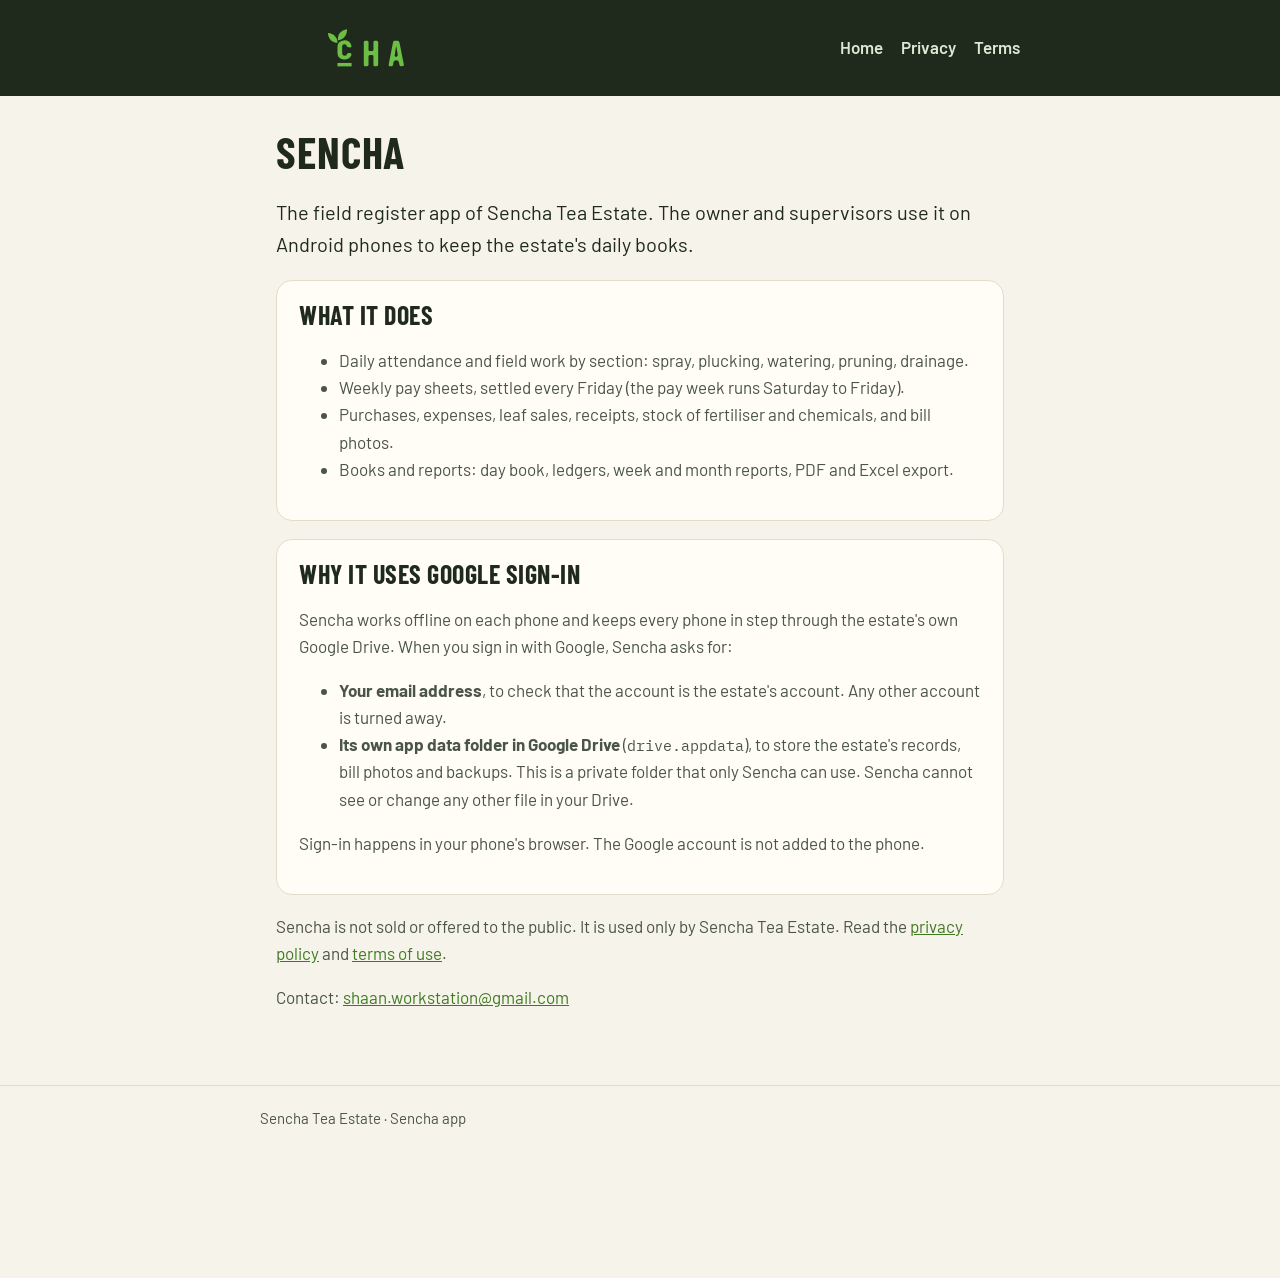
<file: index.html>
<!doctype html>
<html lang="en">
<head>
<meta charset="utf-8">
<meta name="viewport" content="width=device-width, initial-scale=1">
<title>Sencha</title>
<meta name="google-site-verification" content="9DxcumXgdfTXw1uUxLjioftUKMLhvxsNUiuNNFLSiEo" />
<meta http-equiv="refresh" content="0; url=sencha/">
</head>
<body style="background:#F6F3EA;color:#1F2A1C;font-family:system-ui,sans-serif;padding:16px">
<p><a href="sencha/">Sencha · Tea Estate Register</a></p>
</body>
</html>
</file>
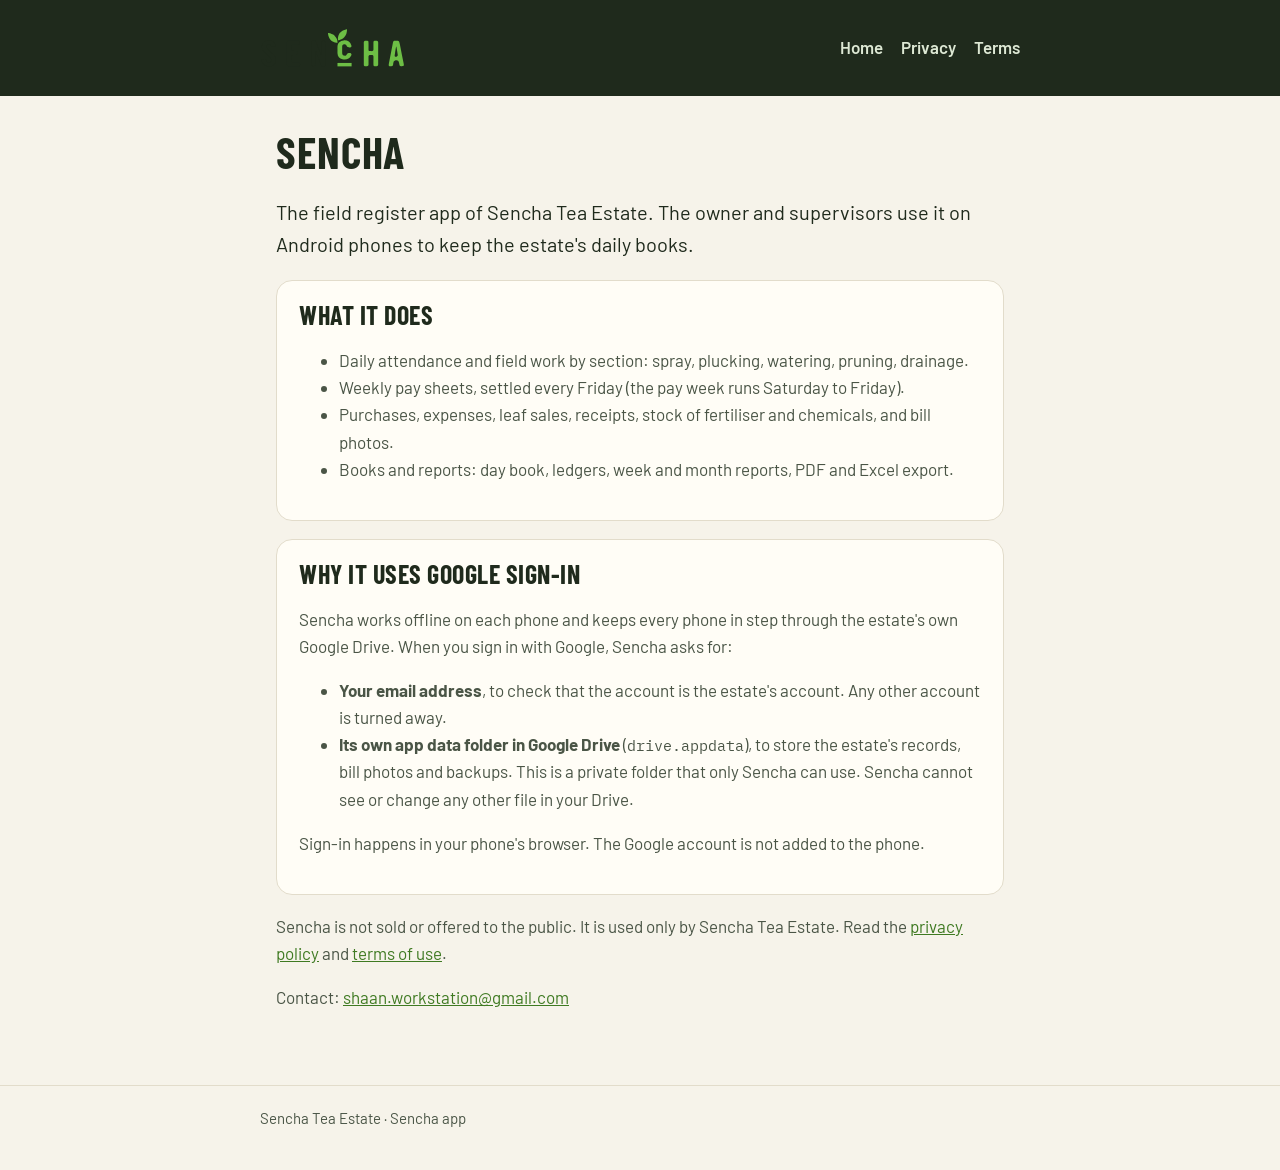
<file: sencha/index.html>
<!doctype html>
<html lang="en">
<head>
<meta charset="utf-8">
<meta name="viewport" content="width=device-width, initial-scale=1">
<title>Sencha · Tea Estate Register</title>
<meta name="description" content="Sencha is the private field register app of Sencha Tea Estate: attendance, field work, weekly pay, stock and accounts.">
<link rel="icon" href="icon.png">
<link rel="preconnect" href="https://fonts.googleapis.com">
<link href="https://fonts.googleapis.com/css2?family=Barlow:wght@400;600&family=Barlow+Condensed:wght@700&family=IBM+Plex+Mono&display=swap" rel="stylesheet">
<link rel="stylesheet" href="style.css">
</head>
<body>
<header><div class="wrap">
  <img src="logo.svg" alt="Sencha">
  <nav><a href="./">Home</a><a href="privacy.html">Privacy</a><a href="terms.html">Terms</a></nav>
</div></header>
<main class="wrap">
  <h1>Sencha</h1>
  <p class="lead">The field register app of Sencha Tea Estate. The owner and supervisors use it on Android phones to keep the estate's daily books.</p>

  <div class="card">
    <h2 style="margin-top:0">What it does</h2>
    <ul>
      <li>Daily attendance and field work by section: spray, plucking, watering, pruning, drainage.</li>
      <li>Weekly pay sheets, settled every Friday (the pay week runs Saturday to Friday).</li>
      <li>Purchases, expenses, leaf sales, receipts, stock of fertiliser and chemicals, and bill photos.</li>
      <li>Books and reports: day book, ledgers, week and month reports, PDF and Excel export.</li>
    </ul>
  </div>

  <div class="card">
    <h2 style="margin-top:0">Why it uses Google sign-in</h2>
    <p>Sencha works offline on each phone and keeps every phone in step through the estate's own Google Drive. When you sign in with Google, Sencha asks for:</p>
    <ul>
      <li><b>Your email address</b>, to check that the account is the estate's account. Any other account is turned away.</li>
      <li><b>Its own app data folder in Google Drive</b> (<span class="mono">drive.appdata</span>), to store the estate's records, bill photos and backups. This is a private folder that only Sencha can use. Sencha cannot see or change any other file in your Drive.</li>
    </ul>
    <p>Sign-in happens in your phone's browser. The Google account is not added to the phone.</p>
  </div>

  <p>Sencha is not sold or offered to the public. It is used only by Sencha Tea Estate. Read the <a href="privacy.html">privacy policy</a> and <a href="terms.html">terms of use</a>.</p>
  <p>Contact: <a href="mailto:shaan.workstation@gmail.com">shaan.workstation@gmail.com</a></p>
</main>
<footer><div class="wrap">Sencha Tea Estate · Sencha app</div></footer>
</body>
</html>
</file>
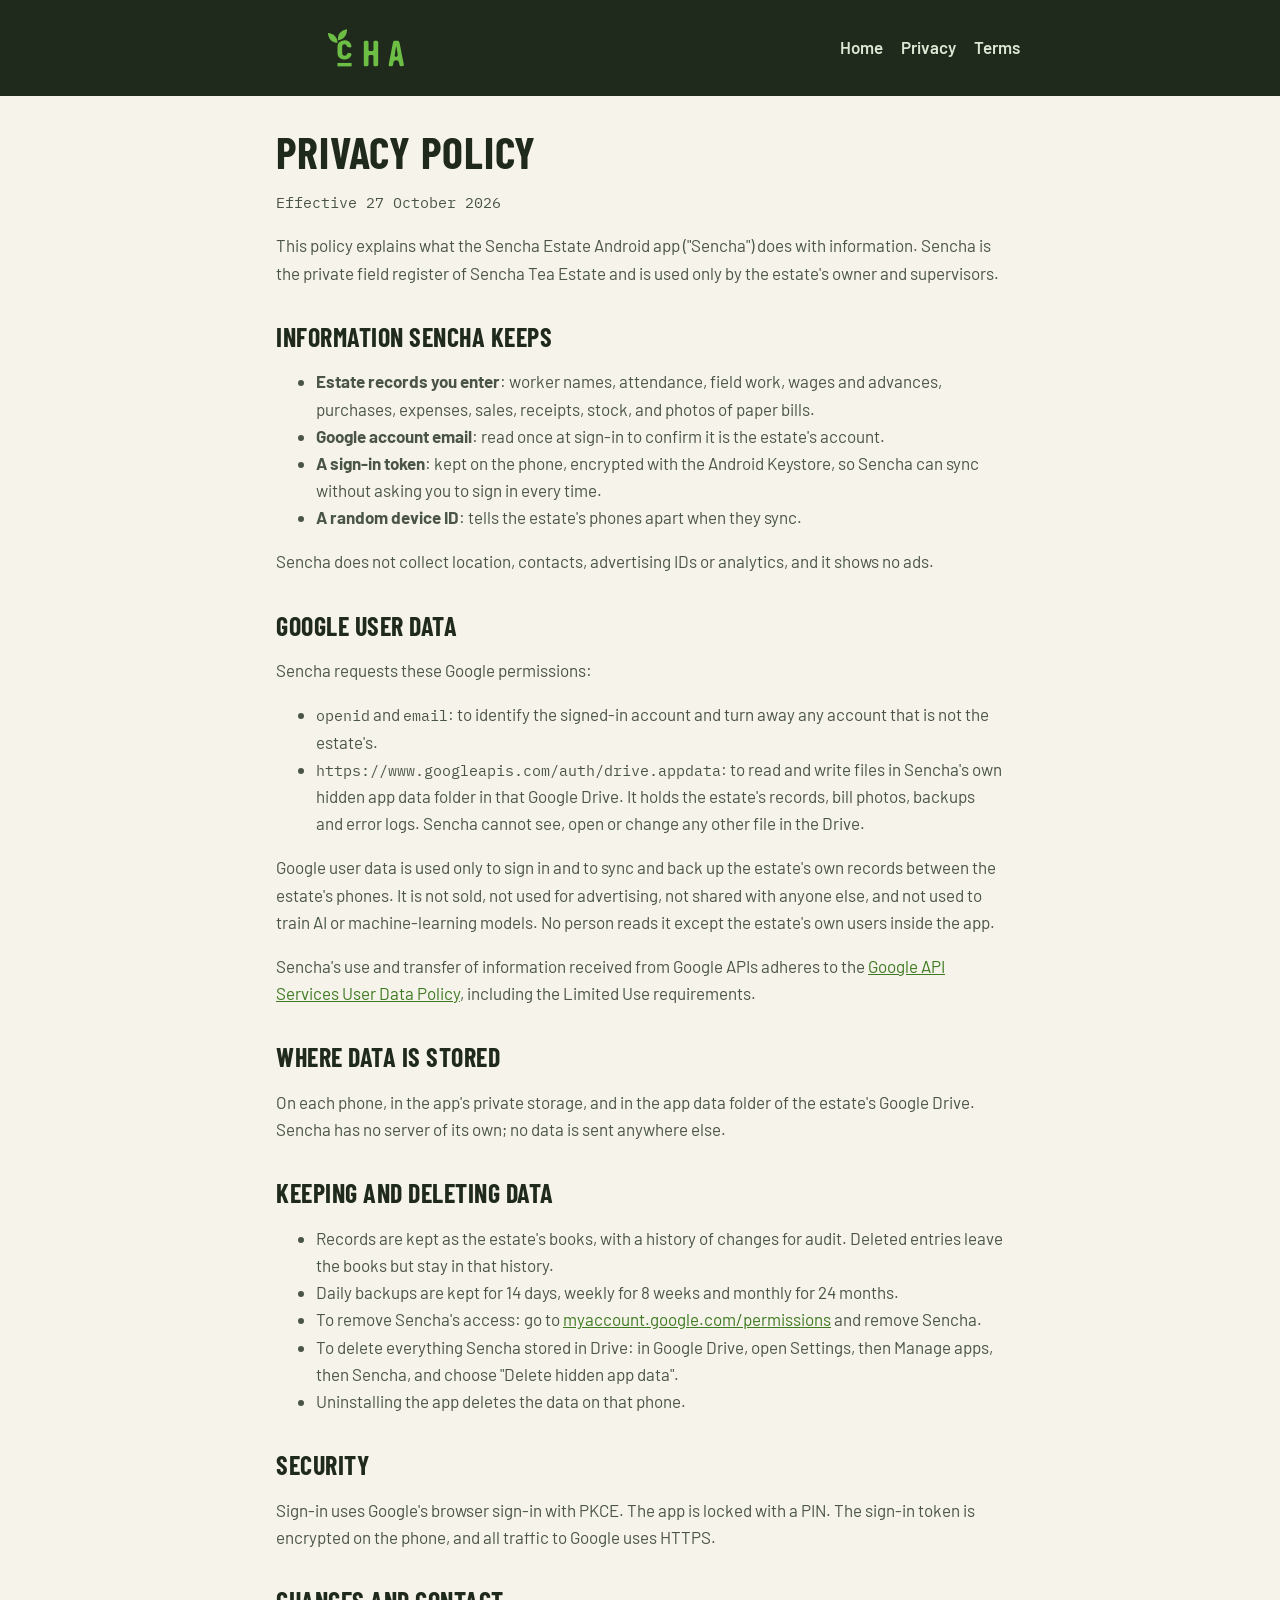
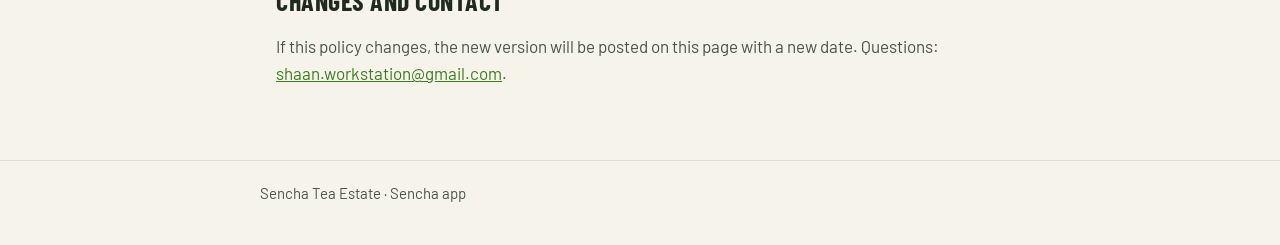
<file: sencha/privacy.html>
<!doctype html>
<html lang="en">
<head>
<meta charset="utf-8">
<meta name="viewport" content="width=device-width, initial-scale=1">
<title>Sencha · Privacy Policy</title>
<link rel="icon" href="icon.png">
<link rel="preconnect" href="https://fonts.googleapis.com">
<link href="https://fonts.googleapis.com/css2?family=Barlow:wght@400;600&family=Barlow+Condensed:wght@700&family=IBM+Plex+Mono&display=swap" rel="stylesheet">
<link rel="stylesheet" href="style.css">
</head>
<body>
<header><div class="wrap">
  <img src="logo.svg" alt="Sencha">
  <nav><a href="./">Home</a><a href="privacy.html">Privacy</a><a href="terms.html">Terms</a></nav>
</div></header>
<main class="wrap">
  <h1>Privacy policy</h1>
  <p class="mono">Effective 27 October 2026</p>
  <p>This policy explains what the Sencha Estate Android app ("Sencha") does with information. Sencha is the private field register of Sencha Tea Estate and is used only by the estate's owner and supervisors.</p>

  <h2>Information Sencha keeps</h2>
  <ul>
    <li><b>Estate records you enter</b>: worker names, attendance, field work, wages and advances, purchases, expenses, sales, receipts, stock, and photos of paper bills.</li>
    <li><b>Google account email</b>: read once at sign-in to confirm it is the estate's account.</li>
    <li><b>A sign-in token</b>: kept on the phone, encrypted with the Android Keystore, so Sencha can sync without asking you to sign in every time.</li>
    <li><b>A random device ID</b>: tells the estate's phones apart when they sync.</li>
  </ul>
  <p>Sencha does not collect location, contacts, advertising IDs or analytics, and it shows no ads.</p>

  <h2>Google user data</h2>
  <p>Sencha requests these Google permissions:</p>
  <ul>
    <li><span class="mono">openid</span> and <span class="mono">email</span>: to identify the signed-in account and turn away any account that is not the estate's.</li>
    <li><span class="mono">https://www.googleapis.com/auth/drive.appdata</span>: to read and write files in Sencha's own hidden app data folder in that Google Drive. It holds the estate's records, bill photos, backups and error logs. Sencha cannot see, open or change any other file in the Drive.</li>
  </ul>
  <p>Google user data is used only to sign in and to sync and back up the estate's own records between the estate's phones. It is not sold, not used for advertising, not shared with anyone else, and not used to train AI or machine-learning models. No person reads it except the estate's own users inside the app.</p>
  <p>Sencha's use and transfer of information received from Google APIs adheres to the <a href="https://developers.google.com/terms/api-services-user-data-policy">Google API Services User Data Policy</a>, including the Limited Use requirements.</p>

  <h2>Where data is stored</h2>
  <p>On each phone, in the app's private storage, and in the app data folder of the estate's Google Drive. Sencha has no server of its own; no data is sent anywhere else.</p>

  <h2 id="delete">Keeping and deleting data</h2>
  <ul>
    <li>Records are kept as the estate's books, with a history of changes for audit. Deleted entries leave the books but stay in that history.</li>
    <li>Daily backups are kept for 14 days, weekly for 8 weeks and monthly for 24 months.</li>
    <li>To remove Sencha's access: go to <a href="https://myaccount.google.com/permissions">myaccount.google.com/permissions</a> and remove Sencha.</li>
    <li>To delete everything Sencha stored in Drive: in Google Drive, open Settings, then Manage apps, then Sencha, and choose "Delete hidden app data".</li>
    <li>Uninstalling the app deletes the data on that phone.</li>
  </ul>

  <h2>Security</h2>
  <p>Sign-in uses Google's browser sign-in with PKCE. The app is locked with a PIN. The sign-in token is encrypted on the phone, and all traffic to Google uses HTTPS.</p>

  <h2>Changes and contact</h2>
  <p>If this policy changes, the new version will be posted on this page with a new date. Questions: <a href="mailto:shaan.workstation@gmail.com">shaan.workstation@gmail.com</a>.</p>
</main>
<footer><div class="wrap">Sencha Tea Estate · Sencha app</div></footer>
</body>
</html>
</file>
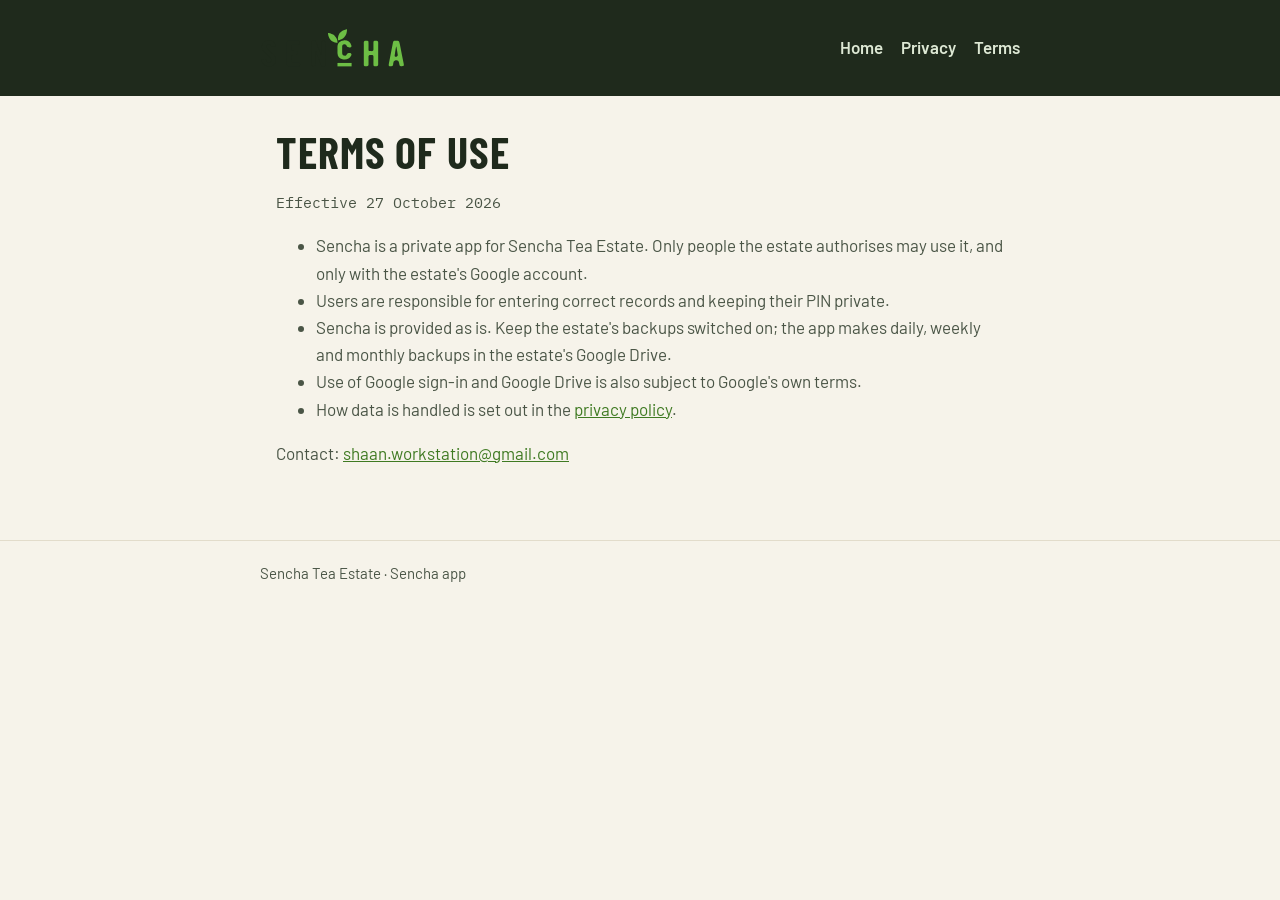
<file: sencha/terms.html>
<!doctype html>
<html lang="en">
<head>
<meta charset="utf-8">
<meta name="viewport" content="width=device-width, initial-scale=1">
<title>Sencha · Terms of Use</title>
<link rel="icon" href="icon.png">
<link rel="preconnect" href="https://fonts.googleapis.com">
<link href="https://fonts.googleapis.com/css2?family=Barlow:wght@400;600&family=Barlow+Condensed:wght@700&family=IBM+Plex+Mono&display=swap" rel="stylesheet">
<link rel="stylesheet" href="style.css">
</head>
<body>
<header><div class="wrap">
  <img src="logo.svg" alt="Sencha">
  <nav><a href="./">Home</a><a href="privacy.html">Privacy</a><a href="terms.html">Terms</a></nav>
</div></header>
<main class="wrap">
  <h1>Terms of use</h1>
  <p class="mono">Effective 27 October 2026</p>
  <ul>
    <li>Sencha is a private app for Sencha Tea Estate. Only people the estate authorises may use it, and only with the estate's Google account.</li>
    <li>Users are responsible for entering correct records and keeping their PIN private.</li>
    <li>Sencha is provided as is. Keep the estate's backups switched on; the app makes daily, weekly and monthly backups in the estate's Google Drive.</li>
    <li>Use of Google sign-in and Google Drive is also subject to Google's own terms.</li>
    <li>How data is handled is set out in the <a href="privacy.html">privacy policy</a>.</li>
  </ul>
  <p>Contact: <a href="mailto:shaan.workstation@gmail.com">shaan.workstation@gmail.com</a></p>
</main>
<footer><div class="wrap">Sencha Tea Estate · Sencha app</div></footer>
</body>
</html>
</file>
<file: sencha/style.css>
:root {
  --paper: #F6F3EA;
  --card: #FFFDF6;
  --ink: #1F2A1C;
  --ink-soft: #4A5546;
  --line: #E2DCCB;
  --leaf: #6DBE45;
  --leaf-700: #3F7A22;
}
* { box-sizing: border-box; }
body {
  margin: 0;
  background: var(--paper);
  color: var(--ink);
  font: 17px/1.6 "Barlow", system-ui, sans-serif;
}
header { background: var(--ink); padding: 28px 16px; }
header .wrap { display: flex; align-items: center; gap: 16px; }
header img { height: 40px; }
header nav { margin-left: auto; display: flex; gap: 18px; }
header nav a { color: #DDE8D4; text-decoration: none; font-weight: 600; }
.wrap { max-width: 760px; margin: 0 auto; }
main { padding: 32px 16px 56px; }
h1, h2 {
  font-family: "Barlow Condensed", "Barlow", sans-serif;
  text-transform: uppercase;
  letter-spacing: .02em;
  line-height: 1.1;
}
h1 { font-size: 44px; margin: 0 0 12px; }
h2 { font-size: 26px; margin: 36px 0 8px; }
p, li { color: var(--ink-soft); }
a { color: var(--leaf-700); }
.card {
  background: var(--card);
  border: 1px solid var(--line);
  border-radius: 16px;
  padding: 20px 22px;
  margin: 18px 0;
}
.lead { font-size: 20px; color: var(--ink); }
.mono { font-family: "IBM Plex Mono", ui-monospace, monospace; font-size: 15px; }
footer { border-top: 1px solid var(--line); padding: 20px 16px 40px; font-size: 15px; color: var(--ink-soft); }
@media (max-width: 520px) {
  h1 { font-size: 34px; }
  header .wrap { flex-wrap: wrap; }
  header nav { margin-left: 0; }
}
</file>
